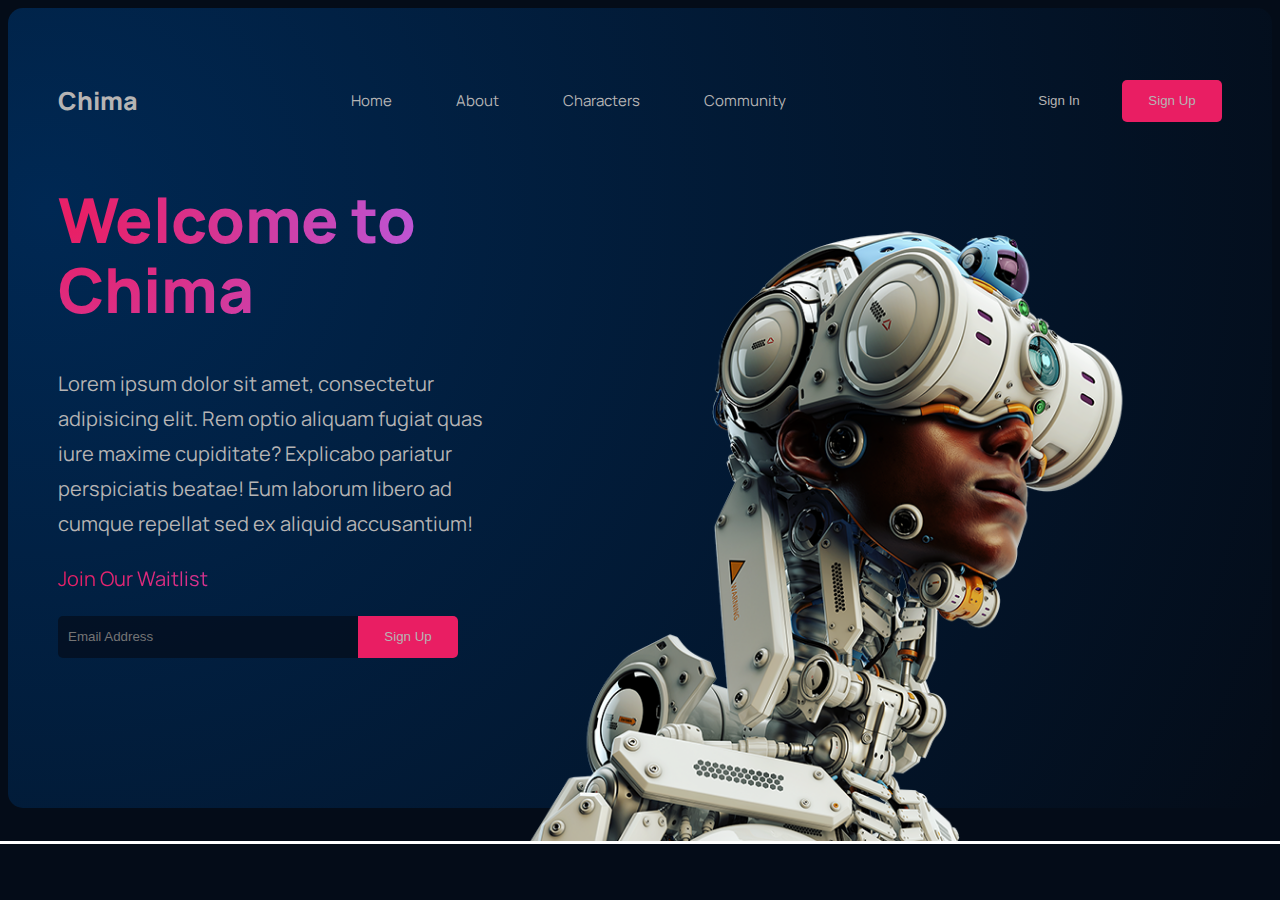
<file: index.html>
<!DOCTYPE unrelated>
<html lang="en">
<head>
    <meta charset="UTF-8">
    <meta name="viewport" content="width=device-width, initial-scale=1.0">
    <title>Document</title>
    <link href="./app.css" rel="stylesheet"  type="text/css">
    <link rel="stylesheet" href="https://fonts.googleapis.com/css?family=Manrope">
</head>

<!-- AB Test -->
<body>
    <div class="app__wrapper">
        <div class="form__wrapper gradient">

            <!-- Navigation -->
            <div class="navigation">
                <p>Chima</p>
                <div class ="navigation__area">
                    <a href="./index.html">Home</a>
                    <a href="">About</a>
                    <a href="">Characters</a>
                    <a href="">Community</a>
                </div>
                <div>
                    <button class="nav_cta_btn-sign-in">
                        <a href="./signIn.html" style="text-decoration: none; color: rgb(182, 180, 180);">Sign In</a>
                    </button>
                    <button class="nav_cta_btn-sign-up">
                        <a href="./signUp.html" style="text-decoration: none; color: rgb(182, 180, 180);">Sign Up</a>
                    </button>
                </div>
            </div>

            <!-- Form  -->
            <div class="form_wrapper_content">
                <div class="form__wrapper__content-left"> 
                    <div class="form__wrapper-header">
                        <h1 className="gradient-text">Welcome to Chima</h1>
                        <p>Lorem ipsum dolor sit amet, consectetur adipisicing elit. Rem optio aliquam fugiat quas iure maxime cupiditate? Explicabo pariatur perspiciatis beatae! Eum laborum libero ad cumque repellat sed ex aliquid accusantium!</p>
                        <p>Join Our Waitlist</p>
                    </div>
                    <div id="success-msg"></div>
                    <div class="form__wrapper-input">
                        <div>
                            <input id="waitlist-form" type="email" placeholder="Email Address">
                        </div>
                        <div>
                            <button id="sign-up-btn" class="cta_btn-sign-up">Sign Up</button>
                        </div>
                    </div>
                </div>
                <div class="form__wrapper__content-right"> 
                    <img src="./images/1_lL1rHC2a7j87KKC295P55Q.png"/>
                </div>
            </div>
        </div>

        <!-- divider  -->
        <div class="header__divider"></div>
    </div>
    <script src="./index.js"></script>
</body>
</html>
</file>
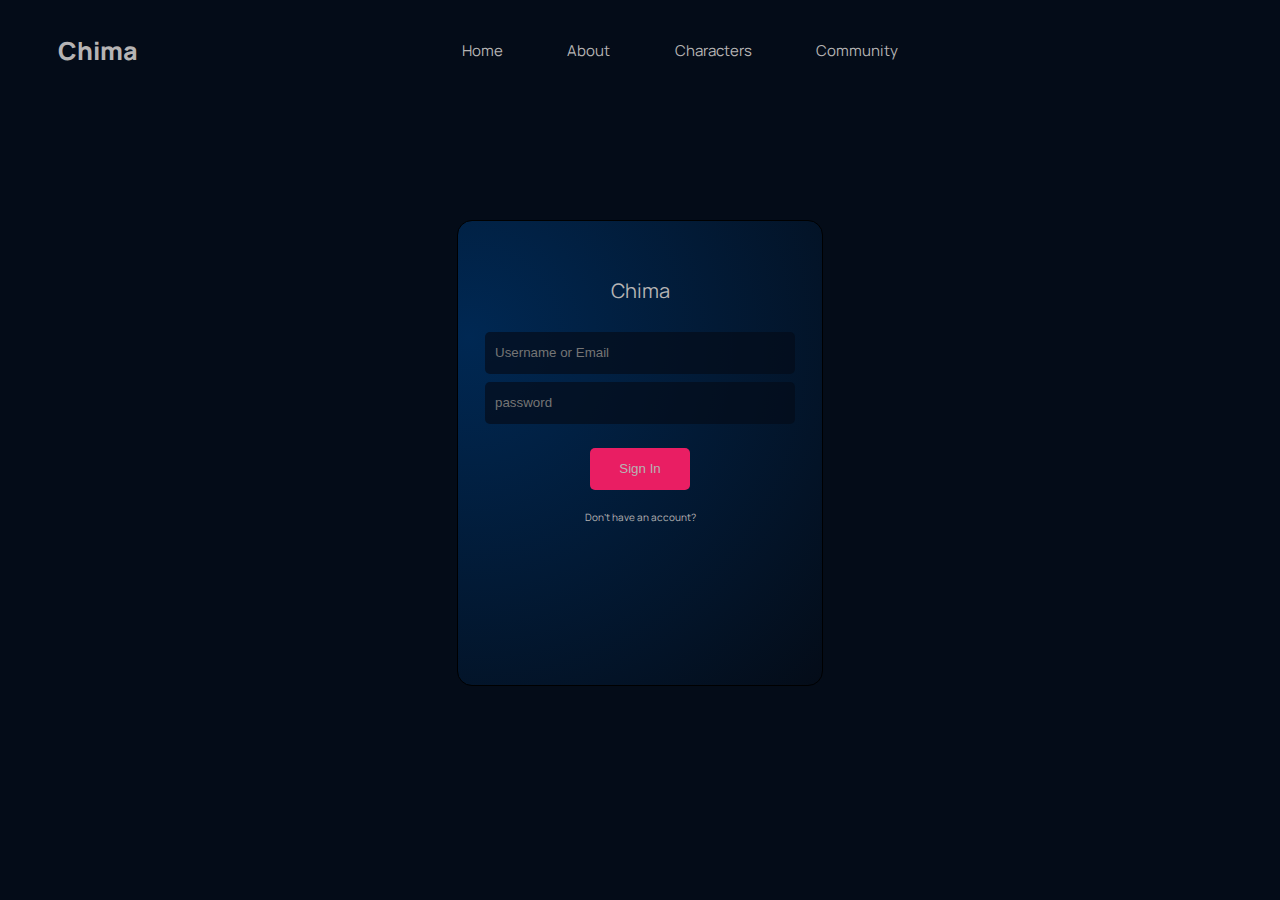
<file: signIn.html>
<!DOCTYPE html>
<html lang="en">
<head>
    <meta charset="UTF-8">
    <meta name="viewport" content="width=device-width, initial-scale=1.0">
    <title>Sign In</title>
    <link href="./signIn.css" rel="stylesheet"  type="text/css">
    <link rel="stylesheet" href="https://fonts.googleapis.com/css?family=Manrope">
</head>
<body>

    <!-- Navigation -->
    <div class="navigation">
        <p>Chima</p>
        <div class ="navigation__area">
            <a href="./index.html">Home</a>
            <a href="">About</a>
            <a href="">Characters</a>
            <a href="">Community</a>
        </div>
        <div><!-- placeholder --></div>
    </div>

    <!-- Sign In Form -->
    <div class="signin_page_wrapper">
        <div class="signin_form_wrapper">
            <div class="signin_form_wrapper-content">
                <div class="signin_form_wrapper-header">
                    <p>Chima</p>
                </div>

                <div class="signin_form_wrapper-input">
                    <div>
                        <input type="text" placeholder="Username or Email"/>
                    </div>
                    <div>
                        <input type="password" placeholder="password"/>
                    </div>
                </div>

                <div class="signin_form_wrapper-CTA">
                    <button>Sign In</button>
                </div>

                <div class="signin_form_wrapper-account-create">
                    <a href="./signUp.html"> Don't have an account?</a>
                </div>
            </div>
        </div>
    </div>

</body>
</html>
</file>
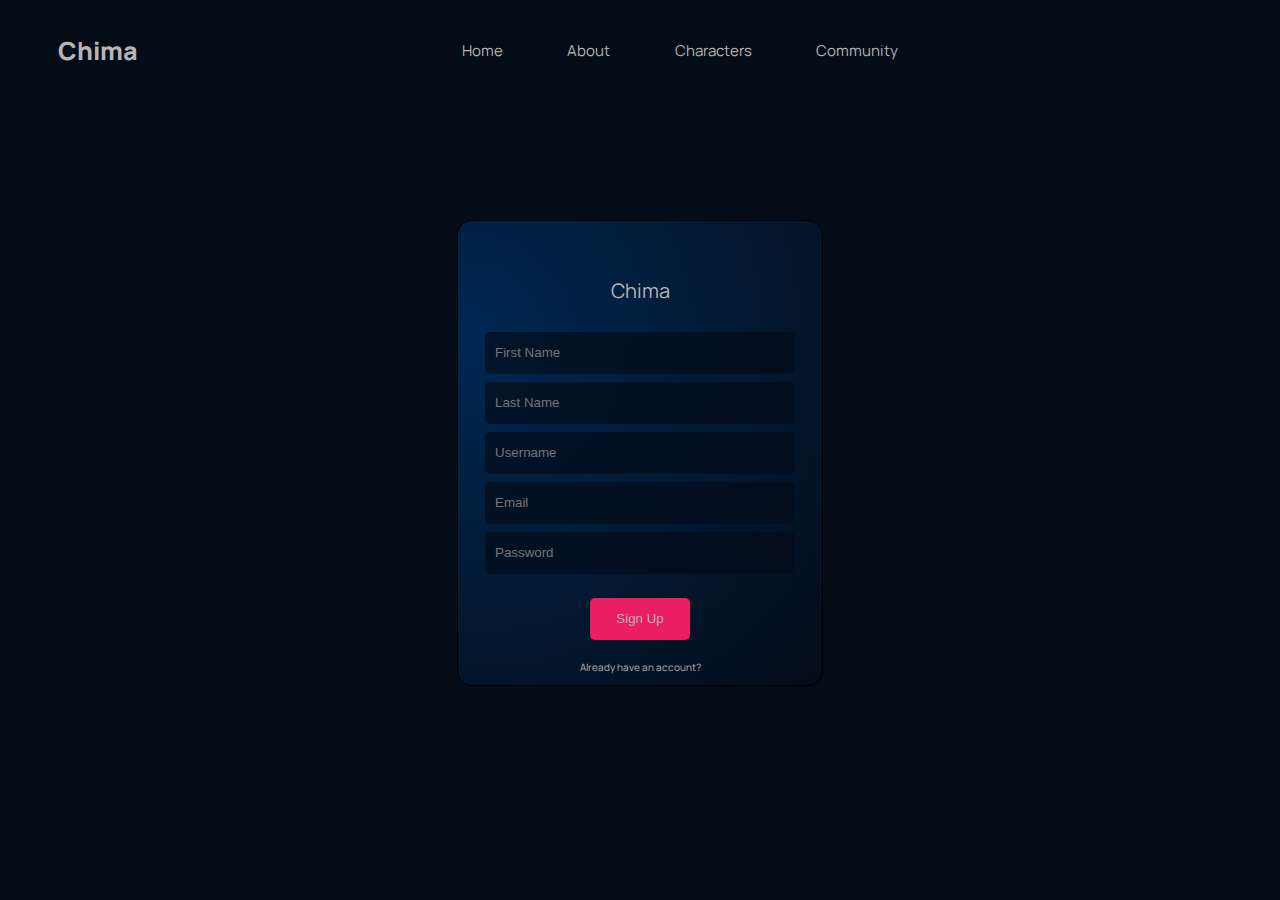
<file: signUp.html>
<!DOCTYPE html>
<html lang="en">
<head>
    <meta charset="UTF-8">
    <meta name="viewport" content="width=device-width, initial-scale=1.0">
    <title>Document</title>
    <link href="./signUp.css" rel="stylesheet"  type="text/css">
    <link rel="stylesheet" href="https://fonts.googleapis.com/css?family=Manrope">
</head>
<body>

    <!-- Navigation -->
    <div class="navigation">
        <p>Chima</p>
        <div class ="navigation__area">
            <a href="./index.html">Home</a>
            <a href="">About</a>
            <a href="">Characters</a>
            <a href="">Community</a>
        </div>
        <div><!-- placeholder --></div>
    </div>

    <!-- Sign Up Form -->
    <div class="signup_page_wrapper">
        <div class="signup_form_wrapper">
            <div class="signup_form_wrapper-content">

                <div class="signup_form_wrapper-header">
                    <p>Chima</p>
                </div>

                <div class="signup_form_wrapper-input">
                    <div>
                        <input id='first-name' type="text" placeholder="First Name"/>
                    </div>
                    <div>
                        <input id='last-name' type="text" placeholder="Last Name"/>
                    </div>
                    <div>
                        <input id='username' type="text" placeholder="Username"/>
                    </div>
                    <div>
                        <input id='email' type="text" placeholder="Email"/>
                    </div>
                    <div>
                        <input id='password' type="password" placeholder="Password"/>
                    </div>
                </div>

                <div class="signup_form_wrapper-CTA">
                    <button>Sign Up</button>
                </div>

                <div class="signup_form_wrapper-account-create">
                    <a href="./signIn.html"> Already have an account?</a>
                </div>
            </div>
        </div>
    </div>
    <script src="./signup.js"></script>
</body>
</html>
</file>
<file: app.css>
:root {
    --form-background: radial-gradient(circle at 3% 25%, rgba(0, 40, 83, 1) 0%, rgba(4, 12, 24, 1) 100%);
    --font-family: Manrope;
    --gradient-text: radial-gradient(circle at 3% 25%, rgba(233, 30, 99, 1) 0%, rgba(174, 103, 250, 1) 100%);
    --font-color: rgb(182, 180, 180);
    --btn-colr: rgba(233, 30, 99, 1)
}

body{
    background-color:#040C18;
    font-family: var(--font-family)
}

.gradient {
    background: var(--form-background);
}

/* Header */
.form__wrapper{
    /* width: 1200px; */
    height: 700px;
    border-radius: 15px;

    display: flex;
    flex-direction: column;
    padding: 50px;
}

.form__wrapper-header h1{
    /* safari 5.1+,chrome 10+ */
    background: var(--gradient-text);
    
    font-weight: 800;
    font-size: 62px;
    line-height: 70px;
    background-clip: text;
    -webkit-background-clip: text;
    -webkit-text-fill-color: transparent;
}

.form__wrapper-header p{
    /* safari 5.1+,chrome 10+ */
    
    font-size: 20px;
    line-height: 35px;
    color: var(--font-color)
}

.form__wrapper-header p:last-child{
    /* safari 5.1+,chrome 10+ */
    
    font-size: 20px;
    line-height: 35px;
    background: var(--gradient-text);
    background-clip: text;
    -webkit-background-clip: text;
    -webkit-text-fill-color: transparent;
}

.app__wrapper {
    display: flex;
    justify-content: center;
    align-items: center;
    /* height: 100vh; */
    flex-direction: column;
}

.navigation {
    display: flex;
    justify-content: space-between;
    align-items: center;
}

.navigation p {
    color: var( --font-color);
    
    font-size: 25px;
    font-weight: 800;
}

.navigation__area{
    display: flex;
    justify-content: space-around;
    width: 500px;
}

.navigation__area a{
   text-decoration: none;
   color: var( --font-color);
   
   font-size: 15px;
}

.form_wrapper_content{
    display: flex;
    justify-content: row;
}

.form__wrapper__content-left{
    flex: 1;
}



.form__wrapper__content-right img{
   width: 950px;
   height: 700px;
   margin-right: -250px;
}

.form__wrapper-input{
    display: flex;
}

.form__wrapper-input input{
    line-height: 42px;
    width: 300px;
    padding: 0 0 0 10px;
    border-top-left-radius: 5px;
    border-bottom-left-radius: 5px;
    border-top-right-radius: none;
    border-bottom-right-radius: none;
    border: none;
    color: var(--font-color);
    background-color:#040c18b0;
}

.nav_cta_btn-sign-up{
    line-height: 40px;
    width: 100px;
    border-radius: 5px;
    margin-left: 10px;
    border: none;
    color: var(--font-color);
    background-color:var(--btn-colr);
}

.nav_cta_btn-sign-in{
    line-height: 40px;
    width: 100px;
    border-radius: 5px;
    margin-left: 10px;
    border: none;
    color: var(--font-color);
    background-color: transparent;
}

.form__wrapper-input button{
    line-height: 40px;
    width: 100px;
    border-top-left-radius: none;
    border-bottom-left-radius: none;
    border-top-right-radius: 5px;
    border-bottom-right-radius: 5px;
    border: none;
    color: var(--font-color);
    background-color:var(--btn-colr);
}


/* Divider */
.header__divider{
    border-top: solid white;
    width: 1400px;
    margin-top: 33px;
}
</file>
<file: signIn.css>
:root {
    --form-background: radial-gradient(circle at 3% 25%, rgba(0, 40, 83, 1) 0%, rgba(4, 12, 24, 1) 100%);
    --font-family: Manrope;
    --gradient-text: radial-gradient(circle at 3% 25%, rgba(233, 30, 99, 1) 0%, rgba(174, 103, 250, 1) 100%);
    --font-color: rgb(182, 180, 180);
    --btn-colr: rgba(233, 30, 99, 1)
}


body{
    background-color:#040C18;
    font-family: var(--font-family);
}

/* Navigation */
.navigation {
    display: flex;
    justify-content: space-between;
    align-items: center;

    padding:0 50px 0 50px;
}

.navigation p {
    color: var( --font-color);
    
    font-size: 25px;
    font-weight: 800;
}

.navigation__area{
    display: flex;
    justify-content: space-around;
    width: 500px;
}

.navigation__area a{
   text-decoration: none;
   color: var( --font-color);
   
   font-size: 15px;
}

/* Signin Form */

.signin_page_wrapper{
    display: flex;
    justify-content: center;
    align-items: center;
    

    /* sizing */
    height: 80vh;
}


.signin_form_wrapper{
    width: 300px;
    height: 400px;
    border: 1px solid;
    border-radius: 15px;

    background: var(--form-background);

    /* positioning */
    display: flex;
    justify-content: center;

    padding: 32px;
}

.signin_form_wrapper-header{
    display: flex;
    justify-content: center;
}
.signin_form_wrapper-header p{
    font-size: 20px;
    line-height: 35px;
    color: var(--font-color)
}

.signin_form_wrapper-input{
    /* sizing */
    height: 100px;

    /* positioning */
    display: flex;
    flex-direction: column;
    justify-content: space-around;
}

.signin_form_wrapper-input input{
    line-height: 42px;
    width: 300px;
    padding: 0 0 0 10px;
    border-radius: 5px;
    border: none;
    color: var(--font-color);
    background-color:#040c18b0;
}

.signin_form_wrapper-CTA {

    /* positioning */
    display: flex;
    justify-content: center;

    /* sizing */
    padding: 20px;
}
.signin_form_wrapper-CTA button{
    line-height: 40px;
    width: 100px;
    border-radius: 5px;
    border: none;
    color: var(--font-color);
    background-color:var(--btn-colr);
}

.signin_form_wrapper-account-create {
    display: flex;
    justify-content: center;
}
.signin_form_wrapper-account-create a {
    text-decoration: none;
    color: var(--font-color);
    font-size: 10px;
}
</file>
<file: signUp.css>
/* Sign Up section */


:root {
    --form-background: radial-gradient(circle at 3% 25%, rgba(0, 40, 83, 1) 0%, rgba(4, 12, 24, 1) 100%);
    --font-family: Manrope;
    --gradient-text: radial-gradient(circle at 3% 25%, rgba(233, 30, 99, 1) 0%, rgba(174, 103, 250, 1) 100%);
    --font-color: rgb(182, 180, 180);
    --btn-colr: rgba(233, 30, 99, 1)
}


body{
    background-color:#040C18;
    font-family: var(--font-family);
}

/* Navigation */
.navigation {
    display: flex;
    justify-content: space-between;
    align-items: center;

    padding:0 50px 0 50px;
}

.navigation p {
    color: var( --font-color);
    
    font-size: 25px;
    font-weight: 800;
}

.navigation__area{
    display: flex;
    justify-content: space-around;
    width: 500px;
}

.navigation__area a{
   text-decoration: none;
   color: var( --font-color);
   
   font-size: 15px;
}

.signup_page_wrapper{
    display: flex;
    justify-content: center;
    align-items: center;
    

    /* sizing */
    height: 80vh;
}

.signup_form_wrapper{
    width: 300px;
    height: 400px;
    border: 1px solid;
    border-radius: 15px;

    background: var(--form-background);

    /* positioning */
    display: flex;
    justify-content: center;

    padding: 32px;
}

.signup_form_wrapper-header{
    display: flex;
    justify-content: center;
}
.signup_form_wrapper-header p{
    font-size: 20px;
    line-height: 35px;
    color: var(--font-color)
}

.signup_form_wrapper-input{
    /* sizing */
    height: 250px;

    /* positioning */
    display: flex;
    flex-direction: column;
    justify-content: space-around;
}

.signup_form_wrapper-input input{
    line-height: 42px;
    width: 300px;
    padding: 0 0 0 10px;
    border-radius: 5px;
    border: none;
    color: var(--font-color);
    background-color:#040c18b0;
}

.signup_form_wrapper-CTA {

    /* positioning */
    display: flex;
    justify-content: center;

    /* sizing */
    padding: 20px;
}
.signup_form_wrapper-CTA button{
    line-height: 40px;
    width: 100px;
    border-radius: 5px;
    border: none;
    color: var(--font-color);
    background-color:var(--btn-colr);
}

.signup_form_wrapper-account-create {
    display: flex;
    justify-content: center;
}
.signup_form_wrapper-account-create a {
    text-decoration: none;
    color: var(--font-color);
    font-size: 10px;
}
</file>
